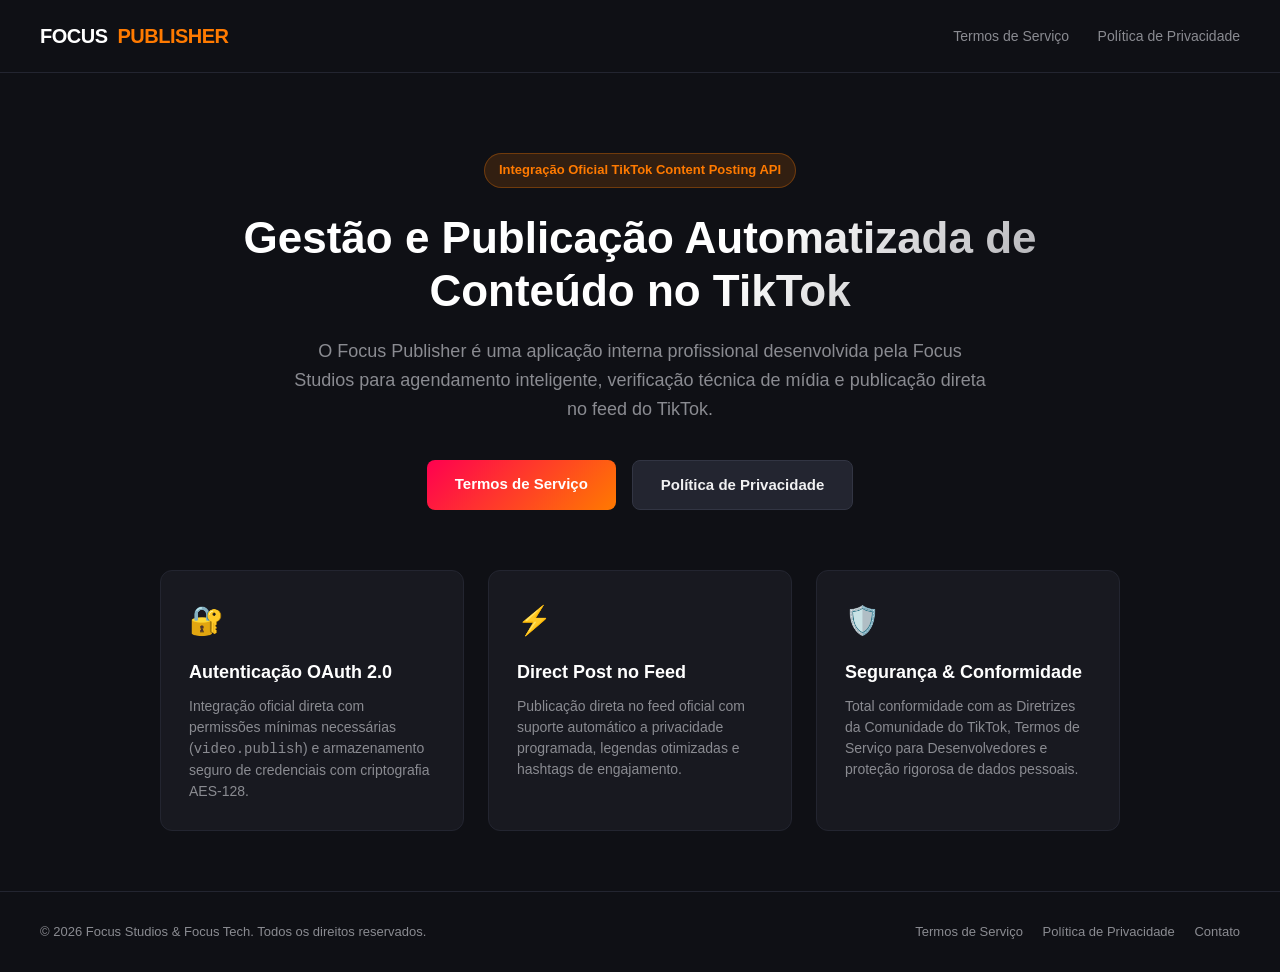
<file: docs/index.html>
<!DOCTYPE html>
<html lang="pt-BR">
<head>
    <meta charset="UTF-8">
    <meta name="viewport" content="width=device-width, initial-scale=1.0">
    <title>Focus Publisher | Gestão e Publicação Oficial no TikTok</title>
    <meta name="tiktok-developers-site-verification" content="7XffmMhvXmSdrHhRKUaodCohyXHzy71G">
    <meta name="tiktok-developers-site-verification" content="tiktok-developers-site-verification=7XffmMhvXmSdrHhRKUaodCohyXHzy71G">
    <meta name="tiktok-developers-site-verification" content="AXEsRlxIU5mnBkntqVkAtYYFIvtbMU3h">
    <meta name="tiktok-developers-site-verification" content="tiktok-developers-site-verification=AXEsRlxIU5mnBkntqVkAtYYFIvtbMU3h">
    <link rel="icon" type="image/png" href="/static/img/favicon.png">
    <style>
        :root {
            --primary: #ff0050;
            --secondary: #00f2fe;
            --dark: #0f1015;
            --card-bg: #181920;
            --text-main: #f1f1f2;
            --text-muted: #8a8b91;
            --accent-orange: #ff7a00;
        }
        * { box-sizing: border-box; margin: 0; padding: 0; }
        body {
            font-family: -apple-system, BlinkMacSystemFont, "Segoe UI", Roboto, Helvetica, Arial, sans-serif;
            background-color: var(--dark);
            color: var(--text-main);
            line-height: 1.6;
            padding: 0;
            margin: 0;
            min-height: 100vh;
            display: flex;
            flex-direction: column;
        }
        header {
            border-bottom: 1px solid #232530;
            padding: 20px 40px;
            display: flex;
            justify-content: space-between;
            align-items: center;
        }
        .logo {
            font-size: 20px;
            font-weight: 700;
            letter-spacing: -0.5px;
            color: #fff;
            display: flex;
            align-items: center;
            gap: 10px;
        }
        .logo span {
            color: var(--accent-orange);
        }
        nav a {
            color: var(--text-muted);
            text-decoration: none;
            margin-left: 24px;
            font-size: 14px;
            transition: color 0.2s;
        }
        nav a:hover {
            color: #fff;
        }
        .hero {
            max-width: 900px;
            margin: 80px auto 40px auto;
            text-align: center;
            padding: 0 20px;
        }
        .badge {
            display: inline-block;
            background: rgba(255, 122, 0, 0.15);
            color: var(--accent-orange);
            font-size: 13px;
            font-weight: 600;
            padding: 6px 14px;
            border-radius: 20px;
            margin-bottom: 24px;
            border: 1px solid rgba(255, 122, 0, 0.3);
        }
        h1 {
            font-size: 44px;
            font-weight: 800;
            line-height: 1.2;
            margin-bottom: 20px;
            background: linear-gradient(135deg, #ffffff 60%, #a0a0a5);
            -webkit-background-clip: text;
            -webkit-text-fill-color: transparent;
        }
        p.subtitle {
            font-size: 18px;
            color: var(--text-muted);
            max-width: 700px;
            margin: 0 auto 36px auto;
        }
        .cta-buttons {
            display: flex;
            justify-content: center;
            gap: 16px;
            flex-wrap: wrap;
        }
        .btn {
            display: inline-block;
            padding: 12px 28px;
            border-radius: 8px;
            font-size: 15px;
            font-weight: 600;
            text-decoration: none;
            transition: transform 0.15s, opacity 0.15s;
        }
        .btn:hover {
            transform: translateY(-2px);
            opacity: 0.95;
        }
        .btn-primary {
            background: linear-gradient(135deg, #ff0050, #ff7a00);
            color: #fff;
        }
        .btn-secondary {
            background: #232530;
            color: var(--text-main);
            border: 1px solid #323543;
        }
        .features {
            max-width: 1000px;
            margin: 60px auto;
            display: grid;
            grid-template-columns: repeat(auto-fit, minmax(280px, 1fr));
            gap: 24px;
            padding: 0 20px;
        }
        .card {
            background: var(--card-bg);
            border: 1px solid #232530;
            border-radius: 12px;
            padding: 28px;
            text-align: left;
        }
        .card-icon {
            font-size: 28px;
            margin-bottom: 14px;
        }
        .card h3 {
            font-size: 18px;
            margin-bottom: 10px;
            color: #fff;
        }
        .card p {
            font-size: 14px;
            color: var(--text-muted);
            line-height: 1.5;
        }
        footer {
            margin-top: auto;
            border-top: 1px solid #232530;
            padding: 30px 40px;
            display: flex;
            justify-content: space-between;
            align-items: center;
            font-size: 13px;
            color: var(--text-muted);
            flex-wrap: wrap;
            gap: 16px;
        }
        footer a {
            color: var(--text-muted);
            text-decoration: none;
            margin-left: 16px;
        }
        footer a:hover {
            color: #fff;
        }
    </style>
</head>
<body>
    <header>
        <div class="logo">FOCUS <span>PUBLISHER</span></div>
        <nav>
            <a href="/terms">Termos de Serviço</a>
            <a href="/privacy">Política de Privacidade</a>
        </nav>
    </header>

    <main>
        <section class="hero">
            <div class="badge">Integração Oficial TikTok Content Posting API</div>
            <h1>Gestão e Publicação Automatizada de Conteúdo no TikTok</h1>
            <p class="subtitle">
                O Focus Publisher é uma aplicação interna profissional desenvolvida pela Focus Studios para agendamento inteligente, verificação técnica de mídia e publicação direta no feed do TikTok.
            </p>
            <div class="cta-buttons">
                <a href="/terms" class="btn btn-primary">Termos de Serviço</a>
                <a href="/privacy" class="btn btn-secondary">Política de Privacidade</a>
            </div>
        </section>

        <section class="features">
            <div class="card">
                <div class="card-icon">🔐</div>
                <h3>Autenticação OAuth 2.0</h3>
                <p>Integração oficial direta com permissões mínimas necessárias (<code>video.publish</code>) e armazenamento seguro de credenciais com criptografia AES-128.</p>
            </div>
            <div class="card">
                <div class="card-icon">⚡</div>
                <h3>Direct Post no Feed</h3>
                <p>Publicação direta no feed oficial com suporte automático a privacidade programada, legendas otimizadas e hashtags de engajamento.</p>
            </div>
            <div class="card">
                <div class="card-icon">🛡️</div>
                <h3>Segurança & Conformidade</h3>
                <p>Total conformidade com as Diretrizes da Comunidade do TikTok, Termos de Serviço para Desenvolvedores e proteção rigorosa de dados pessoais.</p>
            </div>
        </section>
    </main>

    <footer>
        <div>&copy; 2026 Focus Studios & Focus Tech. Todos os direitos reservados.</div>
        <div>
            <a href="/terms">Termos de Serviço</a>
            <a href="/privacy">Política de Privacidade</a>
            <a href="mailto:contatofocustecnologia@gmail.com">Contato</a>
        </div>
    </footer>
</body>
</html>
</file>
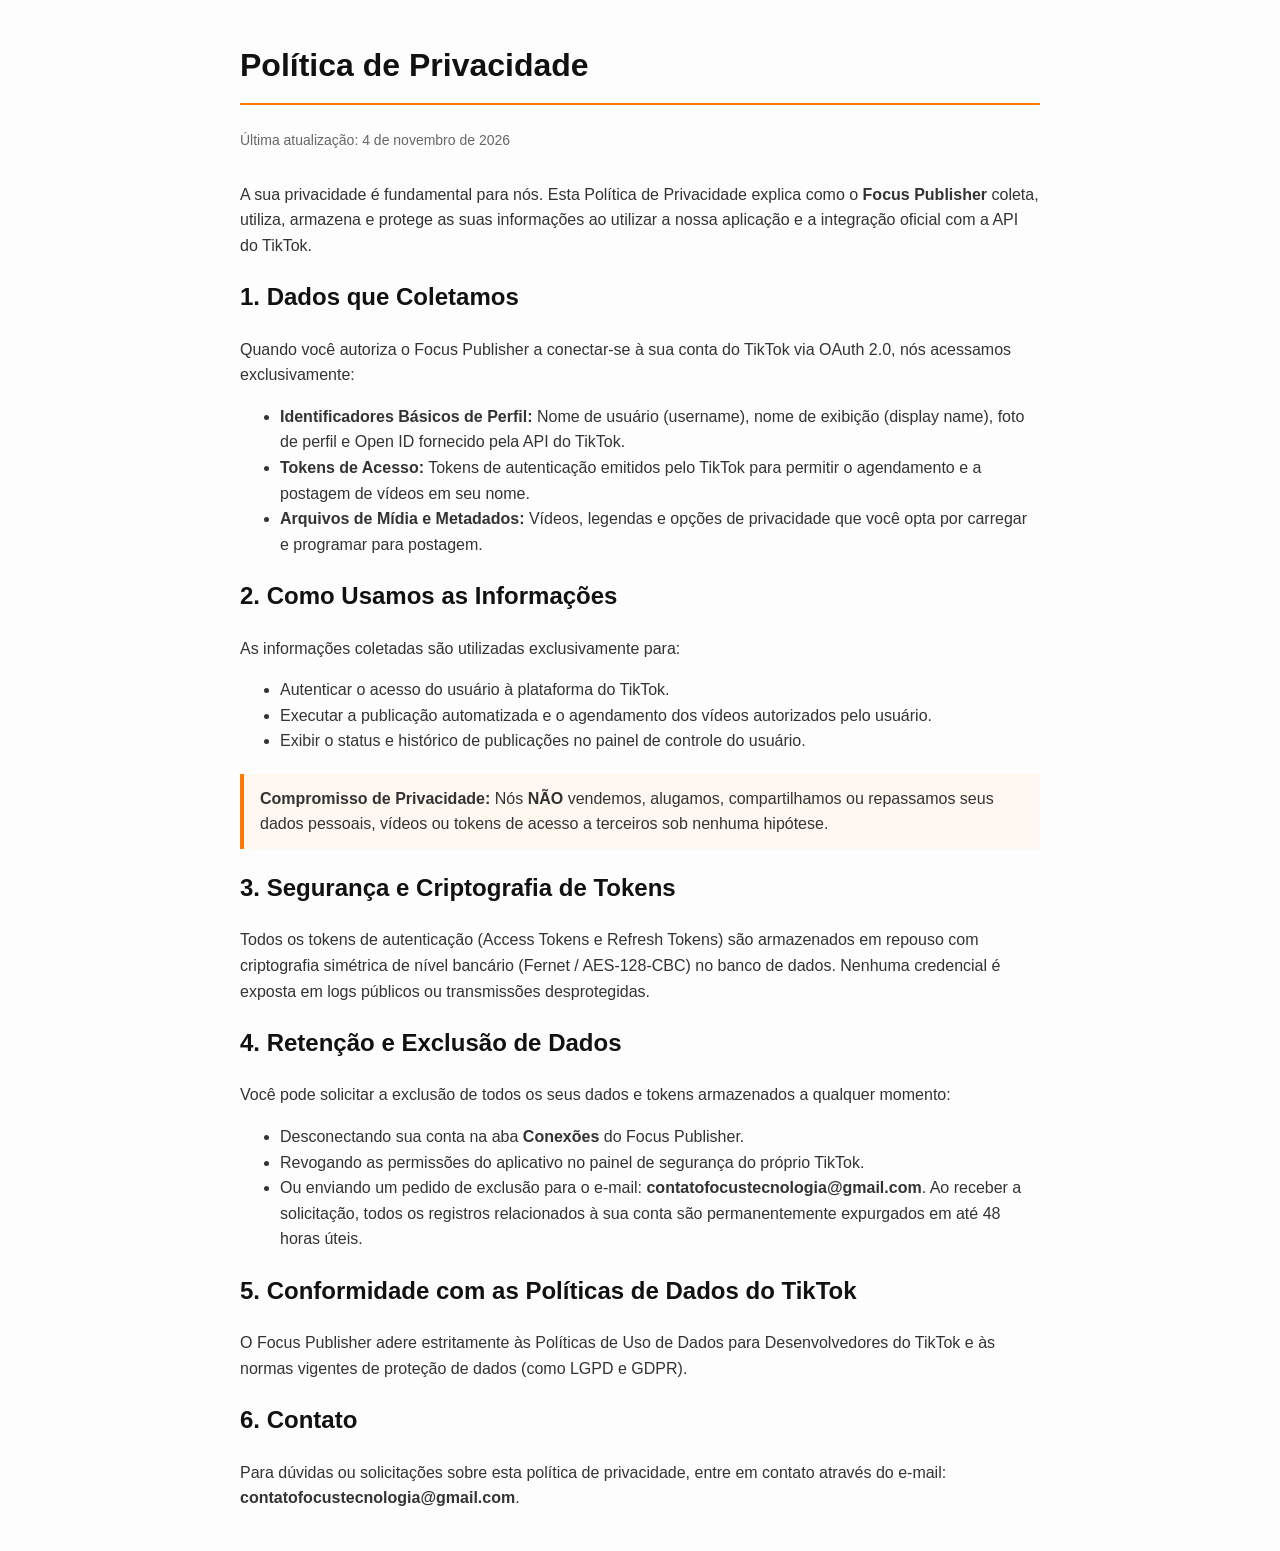
<file: docs/privacy.html>
<!DOCTYPE html>
<html lang="pt-BR">
<head>
    <meta charset="UTF-8">
    <meta name="viewport" content="width=device-width, initial-scale=1.0">
    <title>Política de Privacidade | Focus Publisher</title>
    <meta name="tiktok-developers-site-verification" content="AXEsRlxIU5mnBkntqVkAtYYFIvtbMU3h">
    <meta name="tiktok-developers-site-verification" content="tiktok-developers-site-verification=AXEsRlxIU5mnBkntqVkAtYYFIvtbMU3h">
    <link rel="icon" type="image/png" href="/static/img/favicon.png">
    <style>
        body {
            font-family: -apple-system, BlinkMacSystemFont, "Segoe UI", Roboto, Helvetica, Arial, sans-serif;
            line-height: 1.6;
            color: #333;
            max-width: 800px;
            margin: 40px auto;
            padding: 0 20px;
            background-color: #fdfdfd;
        }
        h1, h2, h3 { color: #111; }
        h1 { border-bottom: 2px solid #ff7a00; padding-bottom: 12px; margin-bottom: 24px; }
        .last-updated { color: #666; font-size: 14px; margin-bottom: 30px; }
        .highlight { background: #fff8f0; border-left: 4px solid #ff7a00; padding: 12px 16px; margin: 20px 0; }
        a { color: #ff7a00; text-decoration: none; }
        a:hover { text-decoration: underline; }
    </style>
</head>
<body>
    <h1>Política de Privacidade</h1>
    <div class="last-updated">Última atualização: 4 de novembro de 2026</div>

    <p>A sua privacidade é fundamental para nós. Esta Política de Privacidade explica como o <strong>Focus Publisher</strong> coleta, utiliza, armazena e protege as suas informações ao utilizar a nossa aplicação e a integração oficial com a API do TikTok.</p>

    <h2>1. Dados que Coletamos</h2>
    <p>Quando você autoriza o Focus Publisher a conectar-se à sua conta do TikTok via OAuth 2.0, nós acessamos exclusivamente:</p>
    <ul>
        <li><strong>Identificadores Básicos de Perfil:</strong> Nome de usuário (username), nome de exibição (display name), foto de perfil e Open ID fornecido pela API do TikTok.</li>
        <li><strong>Tokens de Acesso:</strong> Tokens de autenticação emitidos pelo TikTok para permitir o agendamento e a postagem de vídeos em seu nome.</li>
        <li><strong>Arquivos de Mídia e Metadados:</strong> Vídeos, legendas e opções de privacidade que você opta por carregar e programar para postagem.</li>
    </ul>

    <h2>2. Como Usamos as Informações</h2>
    <p>As informações coletadas são utilizadas exclusivamente para:</p>
    <ul>
        <li>Autenticar o acesso do usuário à plataforma do TikTok.</li>
        <li>Executar a publicação automatizada e o agendamento dos vídeos autorizados pelo usuário.</li>
        <li>Exibir o status e histórico de publicações no painel de controle do usuário.</li>
    </ul>
    <div class="highlight">
        <strong>Compromisso de Privacidade:</strong> Nós <strong>NÃO</strong> vendemos, alugamos, compartilhamos ou repassamos seus dados pessoais, vídeos ou tokens de acesso a terceiros sob nenhuma hipótese.
    </div>

    <h2>3. Segurança e Criptografia de Tokens</h2>
    <p>Todos os tokens de autenticação (Access Tokens e Refresh Tokens) são armazenados em repouso com criptografia simétrica de nível bancário (Fernet / AES-128-CBC) no banco de dados. Nenhuma credencial é exposta em logs públicos ou transmissões desprotegidas.</p>

    <h2>4. Retenção e Exclusão de Dados</h2>
    <p>Você pode solicitar a exclusão de todos os seus dados e tokens armazenados a qualquer momento:</p>
    <ul>
        <li>Desconectando sua conta na aba <strong>Conexões</strong> do Focus Publisher.</li>
        <li>Revogando as permissões do aplicativo no painel de segurança do próprio TikTok.</li>
        <li>Ou enviando um pedido de exclusão para o e-mail: <strong>contatofocustecnologia@gmail.com</strong>. Ao receber a solicitação, todos os registros relacionados à sua conta são permanentemente expurgados em até 48 horas úteis.</li>
    </ul>

    <h2>5. Conformidade com as Políticas de Dados do TikTok</h2>
    <p>O Focus Publisher adere estritamente às Políticas de Uso de Dados para Desenvolvedores do TikTok e às normas vigentes de proteção de dados (como LGPD e GDPR).</p>

    <h2>6. Contato</h2>
    <p>Para dúvidas ou solicitações sobre esta política de privacidade, entre em contato através do e-mail: <strong>contatofocustecnologia@gmail.com</strong>.</p>
</body>
</html>
</file>
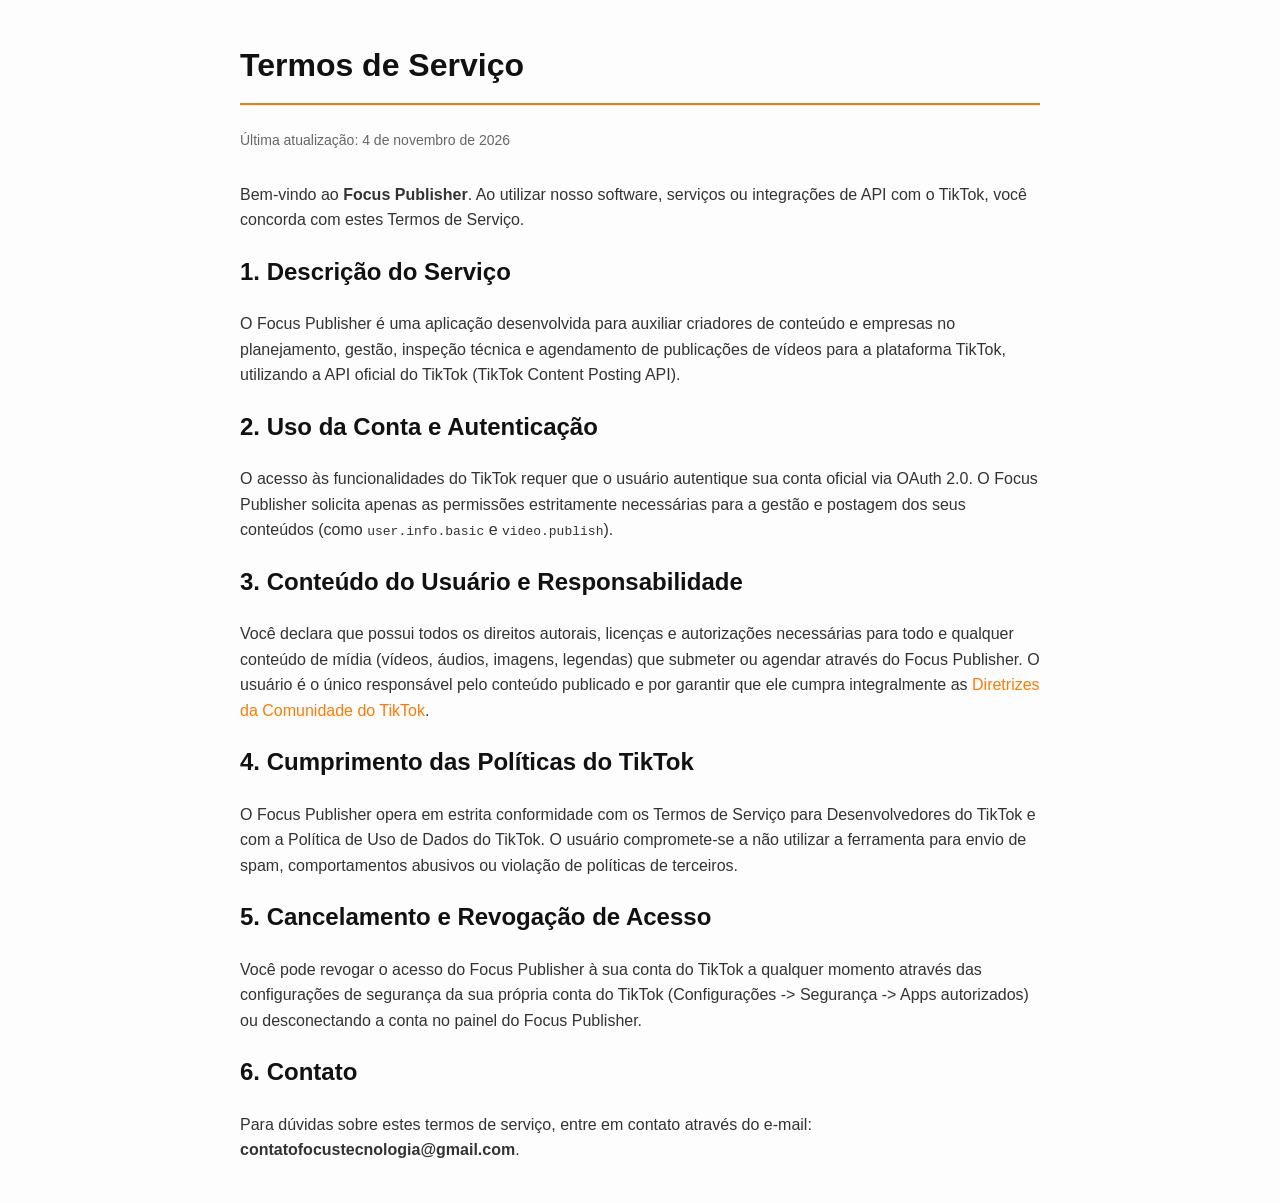
<file: docs/terms.html>
<!DOCTYPE html>
<html lang="pt-BR">
<head>
    <meta charset="UTF-8">
    <meta name="viewport" content="width=device-width, initial-scale=1.0">
    <title>Termos de Serviço | Focus Publisher</title>
    <meta name="tiktok-developers-site-verification" content="AXEsRlxIU5mnBkntqVkAtYYFIvtbMU3h">
    <meta name="tiktok-developers-site-verification" content="tiktok-developers-site-verification=AXEsRlxIU5mnBkntqVkAtYYFIvtbMU3h">
    <link rel="icon" type="image/png" href="/static/img/favicon.png">
    <style>
        body {
            font-family: -apple-system, BlinkMacSystemFont, "Segoe UI", Roboto, Helvetica, Arial, sans-serif;
            line-height: 1.6;
            color: #333;
            max-width: 800px;
            margin: 40px auto;
            padding: 0 20px;
            background-color: #fdfdfd;
        }
        h1, h2, h3 { color: #111; }
        h1 { border-bottom: 2px solid #ff7a00; padding-bottom: 12px; margin-bottom: 24px; }
        .last-updated { color: #666; font-size: 14px; margin-bottom: 30px; }
        .highlight { background: #fff8f0; border-left: 4px solid #ff7a00; padding: 12px 16px; margin: 20px 0; }
        a { color: #ff7a00; text-decoration: none; }
        a:hover { text-decoration: underline; }
    </style>
</head>
<body>
    <h1>Termos de Serviço</h1>
    <div class="last-updated">Última atualização: 4 de novembro de 2026</div>

    <p>Bem-vindo ao <strong>Focus Publisher</strong>. Ao utilizar nosso software, serviços ou integrações de API com o TikTok, você concorda com estes Termos de Serviço.</p>

    <h2>1. Descrição do Serviço</h2>
    <p>O Focus Publisher é uma aplicação desenvolvida para auxiliar criadores de conteúdo e empresas no planejamento, gestão, inspeção técnica e agendamento de publicações de vídeos para a plataforma TikTok, utilizando a API oficial do TikTok (TikTok Content Posting API).</p>

    <h2>2. Uso da Conta e Autenticação</h2>
    <p>O acesso às funcionalidades do TikTok requer que o usuário autentique sua conta oficial via OAuth 2.0. O Focus Publisher solicita apenas as permissões estritamente necessárias para a gestão e postagem dos seus conteúdos (como <code>user.info.basic</code> e <code>video.publish</code>).</p>

    <h2>3. Conteúdo do Usuário e Responsabilidade</h2>
    <p>Você declara que possui todos os direitos autorais, licenças e autorizações necessárias para todo e qualquer conteúdo de mídia (vídeos, áudios, imagens, legendas) que submeter ou agendar através do Focus Publisher. O usuário é o único responsável pelo conteúdo publicado e por garantir que ele cumpra integralmente as <a href="https://www.tiktok.com/community-guidelines" target="_blank" rel="noopener">Diretrizes da Comunidade do TikTok</a>.</p>

    <h2>4. Cumprimento das Políticas do TikTok</h2>
    <p>O Focus Publisher opera em estrita conformidade com os Termos de Serviço para Desenvolvedores do TikTok e com a Política de Uso de Dados do TikTok. O usuário compromete-se a não utilizar a ferramenta para envio de spam, comportamentos abusivos ou violação de políticas de terceiros.</p>

    <h2>5. Cancelamento e Revogação de Acesso</h2>
    <p>Você pode revogar o acesso do Focus Publisher à sua conta do TikTok a qualquer momento através das configurações de segurança da sua própria conta do TikTok (Configurações -> Segurança -> Apps autorizados) ou desconectando a conta no painel do Focus Publisher.</p>

    <h2>6. Contato</h2>
    <p>Para dúvidas sobre estes termos de serviço, entre em contato através do e-mail: <strong>contatofocustecnologia@gmail.com</strong>.</p>
</body>
</html>
</file>
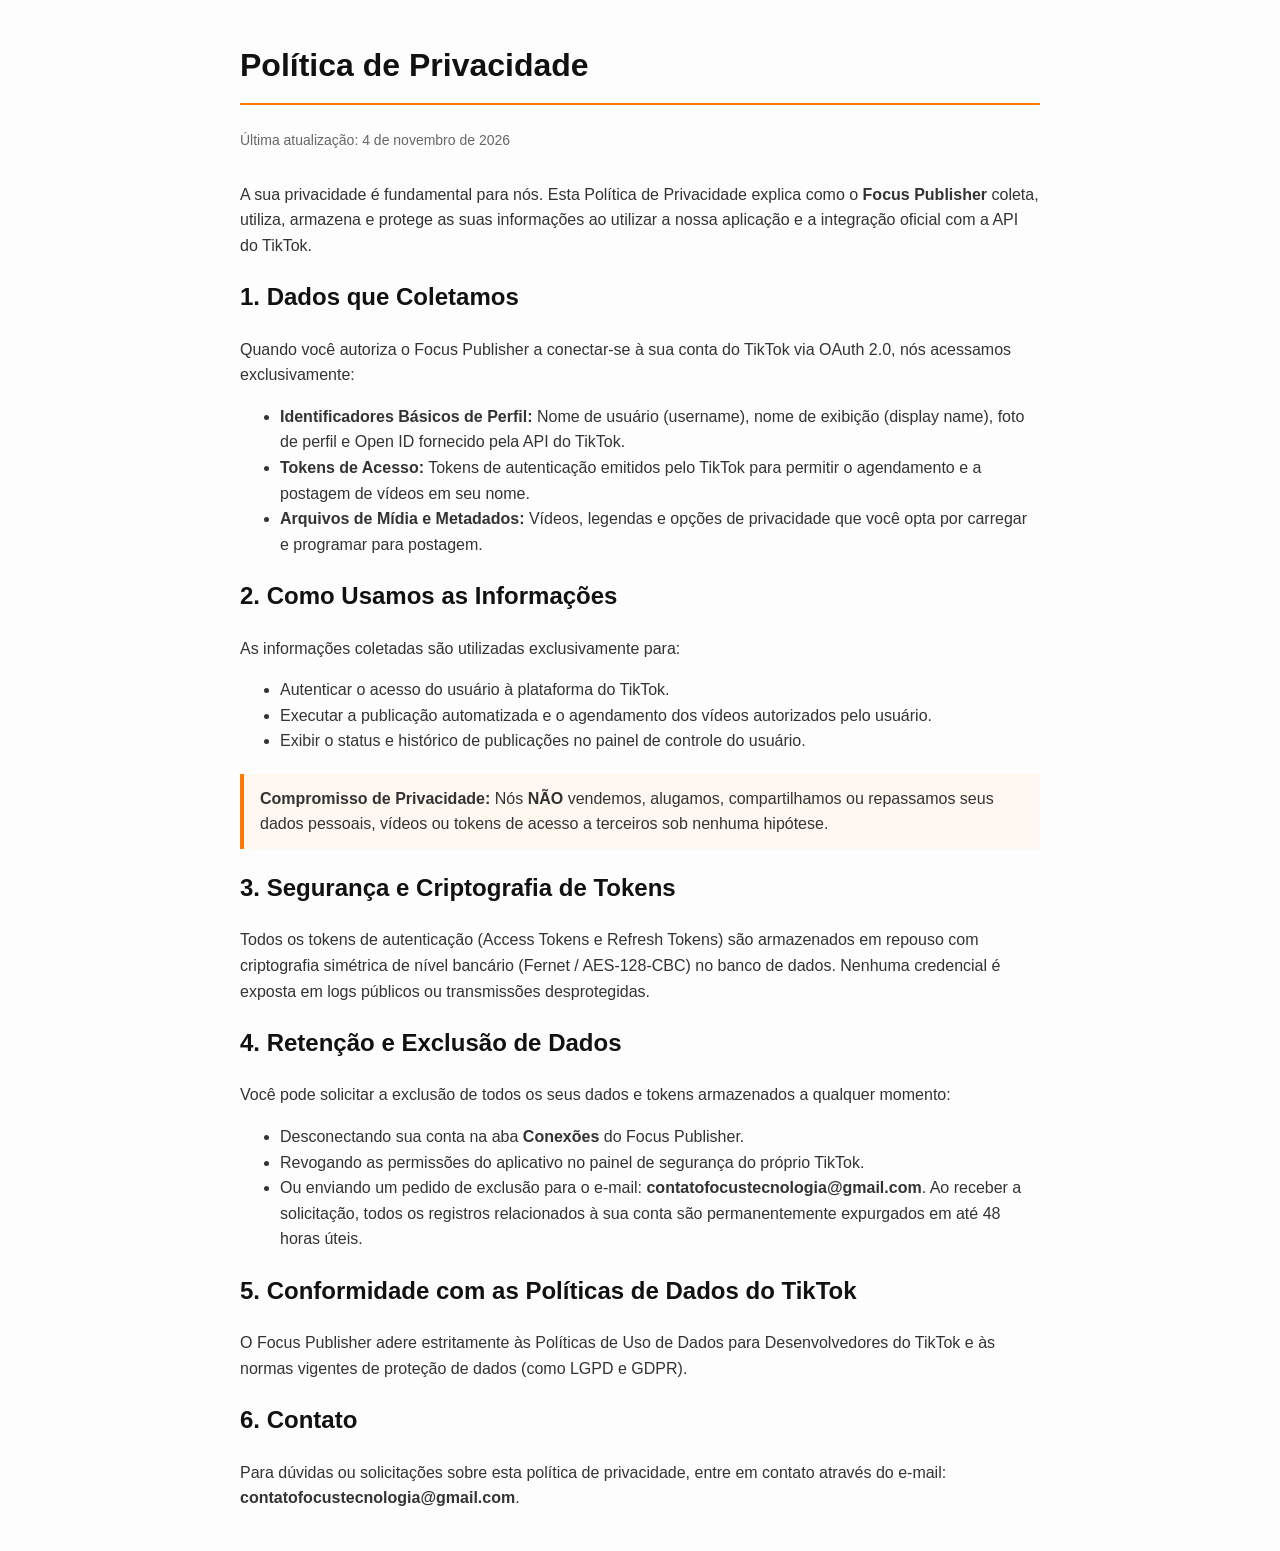
<file: public/privacy.html>
<!DOCTYPE html>
<html lang="pt-BR">
<head>
    <meta charset="UTF-8">
    <meta name="viewport" content="width=device-width, initial-scale=1.0">
    <title>Política de Privacidade | Focus Publisher</title>
    <meta name="tiktok-developers-site-verification" content="7XffmMhvXmSdrHhRKUaodCohyXHzy71G">
    <meta name="tiktok-developers-site-verification" content="tiktok-developers-site-verification=7XffmMhvXmSdrHhRKUaodCohyXHzy71G">
    <meta name="tiktok-developers-site-verification" content="AXEsRlxIU5mnBkntqVkAtYYFIvtbMU3h">
    <meta name="tiktok-developers-site-verification" content="tiktok-developers-site-verification=AXEsRlxIU5mnBkntqVkAtYYFIvtbMU3h">
    <link rel="icon" type="image/png" href="/static/img/favicon.png">
    <style>
        body {
            font-family: -apple-system, BlinkMacSystemFont, "Segoe UI", Roboto, Helvetica, Arial, sans-serif;
            line-height: 1.6;
            color: #333;
            max-width: 800px;
            margin: 40px auto;
            padding: 0 20px;
            background-color: #fdfdfd;
        }
        h1, h2, h3 { color: #111; }
        h1 { border-bottom: 2px solid #ff7a00; padding-bottom: 12px; margin-bottom: 24px; }
        .last-updated { color: #666; font-size: 14px; margin-bottom: 30px; }
        .highlight { background: #fff8f0; border-left: 4px solid #ff7a00; padding: 12px 16px; margin: 20px 0; }
        a { color: #ff7a00; text-decoration: none; }
        a:hover { text-decoration: underline; }
    </style>
</head>
<body>
    <h1>Política de Privacidade</h1>
    <div class="last-updated">Última atualização: 4 de novembro de 2026</div>

    <p>A sua privacidade é fundamental para nós. Esta Política de Privacidade explica como o <strong>Focus Publisher</strong> coleta, utiliza, armazena e protege as suas informações ao utilizar a nossa aplicação e a integração oficial com a API do TikTok.</p>

    <h2>1. Dados que Coletamos</h2>
    <p>Quando você autoriza o Focus Publisher a conectar-se à sua conta do TikTok via OAuth 2.0, nós acessamos exclusivamente:</p>
    <ul>
        <li><strong>Identificadores Básicos de Perfil:</strong> Nome de usuário (username), nome de exibição (display name), foto de perfil e Open ID fornecido pela API do TikTok.</li>
        <li><strong>Tokens de Acesso:</strong> Tokens de autenticação emitidos pelo TikTok para permitir o agendamento e a postagem de vídeos em seu nome.</li>
        <li><strong>Arquivos de Mídia e Metadados:</strong> Vídeos, legendas e opções de privacidade que você opta por carregar e programar para postagem.</li>
    </ul>

    <h2>2. Como Usamos as Informações</h2>
    <p>As informações coletadas são utilizadas exclusivamente para:</p>
    <ul>
        <li>Autenticar o acesso do usuário à plataforma do TikTok.</li>
        <li>Executar a publicação automatizada e o agendamento dos vídeos autorizados pelo usuário.</li>
        <li>Exibir o status e histórico de publicações no painel de controle do usuário.</li>
    </ul>
    <div class="highlight">
        <strong>Compromisso de Privacidade:</strong> Nós <strong>NÃO</strong> vendemos, alugamos, compartilhamos ou repassamos seus dados pessoais, vídeos ou tokens de acesso a terceiros sob nenhuma hipótese.
    </div>

    <h2>3. Segurança e Criptografia de Tokens</h2>
    <p>Todos os tokens de autenticação (Access Tokens e Refresh Tokens) são armazenados em repouso com criptografia simétrica de nível bancário (Fernet / AES-128-CBC) no banco de dados. Nenhuma credencial é exposta em logs públicos ou transmissões desprotegidas.</p>

    <h2>4. Retenção e Exclusão de Dados</h2>
    <p>Você pode solicitar a exclusão de todos os seus dados e tokens armazenados a qualquer momento:</p>
    <ul>
        <li>Desconectando sua conta na aba <strong>Conexões</strong> do Focus Publisher.</li>
        <li>Revogando as permissões do aplicativo no painel de segurança do próprio TikTok.</li>
        <li>Ou enviando um pedido de exclusão para o e-mail: <strong>contatofocustecnologia@gmail.com</strong>. Ao receber a solicitação, todos os registros relacionados à sua conta são permanentemente expurgados em até 48 horas úteis.</li>
    </ul>

    <h2>5. Conformidade com as Políticas de Dados do TikTok</h2>
    <p>O Focus Publisher adere estritamente às Políticas de Uso de Dados para Desenvolvedores do TikTok e às normas vigentes de proteção de dados (como LGPD e GDPR).</p>

    <h2>6. Contato</h2>
    <p>Para dúvidas ou solicitações sobre esta política de privacidade, entre em contato através do e-mail: <strong>contatofocustecnologia@gmail.com</strong>.</p>
</body>
</html>
</file>
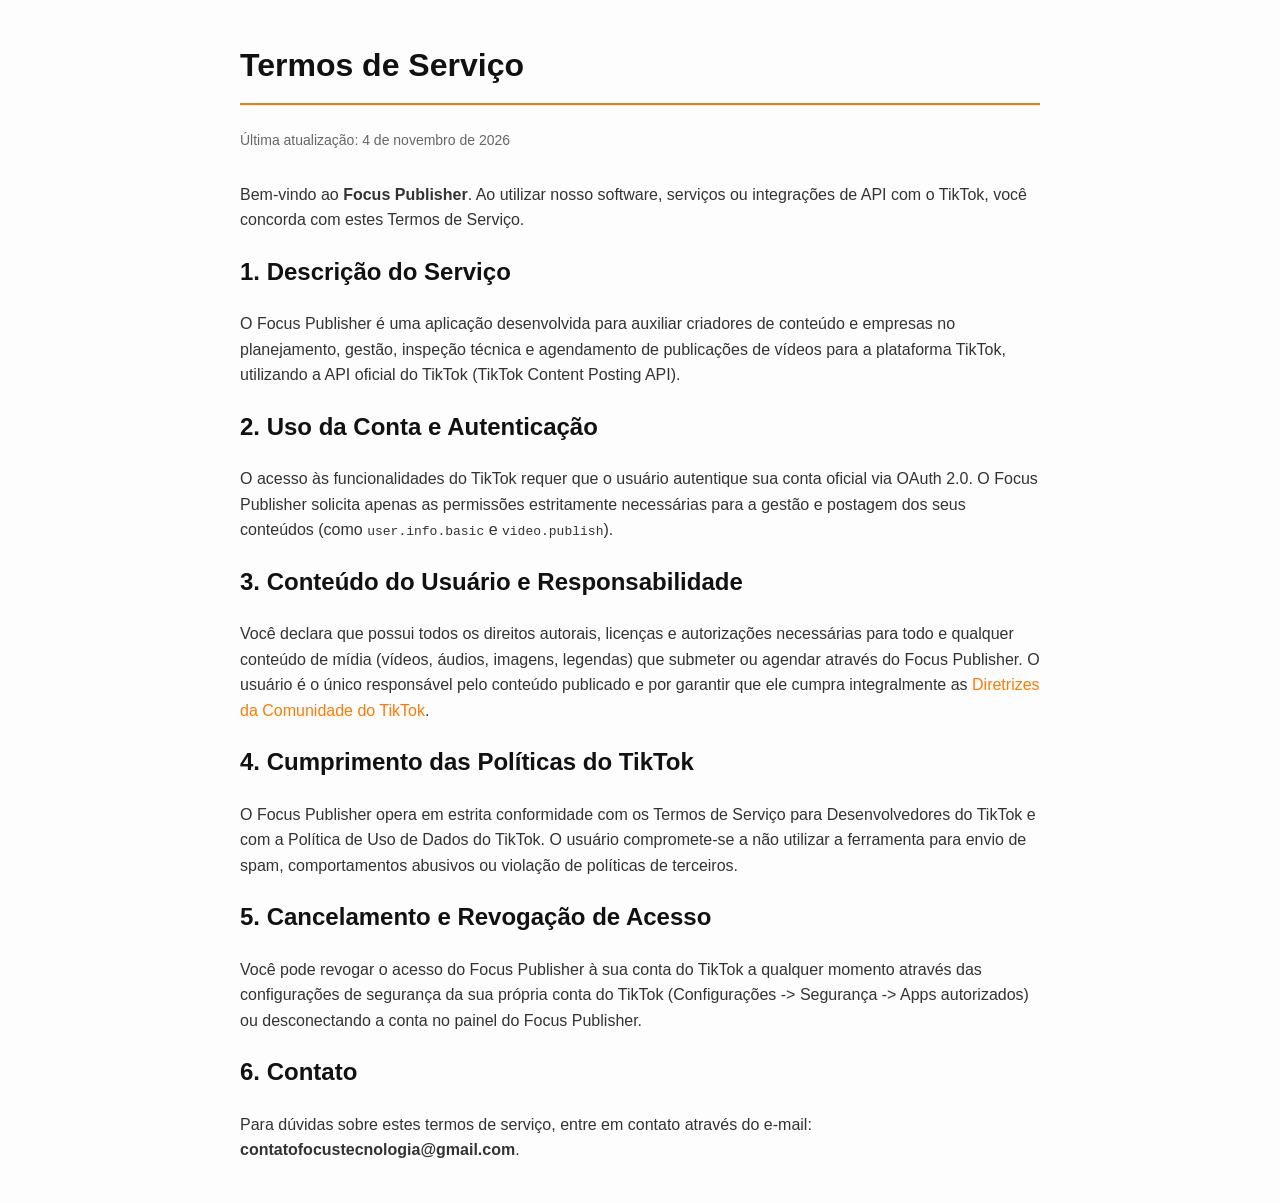
<file: public/terms.html>
<!DOCTYPE html>
<html lang="pt-BR">
<head>
    <meta charset="UTF-8">
    <meta name="viewport" content="width=device-width, initial-scale=1.0">
    <title>Termos de Serviço | Focus Publisher</title>
    <meta name="tiktok-developers-site-verification" content="7XffmMhvXmSdrHhRKUaodCohyXHzy71G">
    <meta name="tiktok-developers-site-verification" content="tiktok-developers-site-verification=7XffmMhvXmSdrHhRKUaodCohyXHzy71G">
    <meta name="tiktok-developers-site-verification" content="AXEsRlxIU5mnBkntqVkAtYYFIvtbMU3h">
    <meta name="tiktok-developers-site-verification" content="tiktok-developers-site-verification=AXEsRlxIU5mnBkntqVkAtYYFIvtbMU3h">
    <link rel="icon" type="image/png" href="/static/img/favicon.png">
    <style>
        body {
            font-family: -apple-system, BlinkMacSystemFont, "Segoe UI", Roboto, Helvetica, Arial, sans-serif;
            line-height: 1.6;
            color: #333;
            max-width: 800px;
            margin: 40px auto;
            padding: 0 20px;
            background-color: #fdfdfd;
        }
        h1, h2, h3 { color: #111; }
        h1 { border-bottom: 2px solid #ff7a00; padding-bottom: 12px; margin-bottom: 24px; }
        .last-updated { color: #666; font-size: 14px; margin-bottom: 30px; }
        .highlight { background: #fff8f0; border-left: 4px solid #ff7a00; padding: 12px 16px; margin: 20px 0; }
        a { color: #ff7a00; text-decoration: none; }
        a:hover { text-decoration: underline; }
    </style>
</head>
<body>
    <h1>Termos de Serviço</h1>
    <div class="last-updated">Última atualização: 4 de novembro de 2026</div>

    <p>Bem-vindo ao <strong>Focus Publisher</strong>. Ao utilizar nosso software, serviços ou integrações de API com o TikTok, você concorda com estes Termos de Serviço.</p>

    <h2>1. Descrição do Serviço</h2>
    <p>O Focus Publisher é uma aplicação desenvolvida para auxiliar criadores de conteúdo e empresas no planejamento, gestão, inspeção técnica e agendamento de publicações de vídeos para a plataforma TikTok, utilizando a API oficial do TikTok (TikTok Content Posting API).</p>

    <h2>2. Uso da Conta e Autenticação</h2>
    <p>O acesso às funcionalidades do TikTok requer que o usuário autentique sua conta oficial via OAuth 2.0. O Focus Publisher solicita apenas as permissões estritamente necessárias para a gestão e postagem dos seus conteúdos (como <code>user.info.basic</code> e <code>video.publish</code>).</p>

    <h2>3. Conteúdo do Usuário e Responsabilidade</h2>
    <p>Você declara que possui todos os direitos autorais, licenças e autorizações necessárias para todo e qualquer conteúdo de mídia (vídeos, áudios, imagens, legendas) que submeter ou agendar através do Focus Publisher. O usuário é o único responsável pelo conteúdo publicado e por garantir que ele cumpra integralmente as <a href="https://www.tiktok.com/community-guidelines" target="_blank" rel="noopener">Diretrizes da Comunidade do TikTok</a>.</p>

    <h2>4. Cumprimento das Políticas do TikTok</h2>
    <p>O Focus Publisher opera em estrita conformidade com os Termos de Serviço para Desenvolvedores do TikTok e com a Política de Uso de Dados do TikTok. O usuário compromete-se a não utilizar a ferramenta para envio de spam, comportamentos abusivos ou violação de políticas de terceiros.</p>

    <h2>5. Cancelamento e Revogação de Acesso</h2>
    <p>Você pode revogar o acesso do Focus Publisher à sua conta do TikTok a qualquer momento através das configurações de segurança da sua própria conta do TikTok (Configurações -> Segurança -> Apps autorizados) ou desconectando a conta no painel do Focus Publisher.</p>

    <h2>6. Contato</h2>
    <p>Para dúvidas sobre estes termos de serviço, entre em contato através do e-mail: <strong>contatofocustecnologia@gmail.com</strong>.</p>
</body>
</html>
</file>
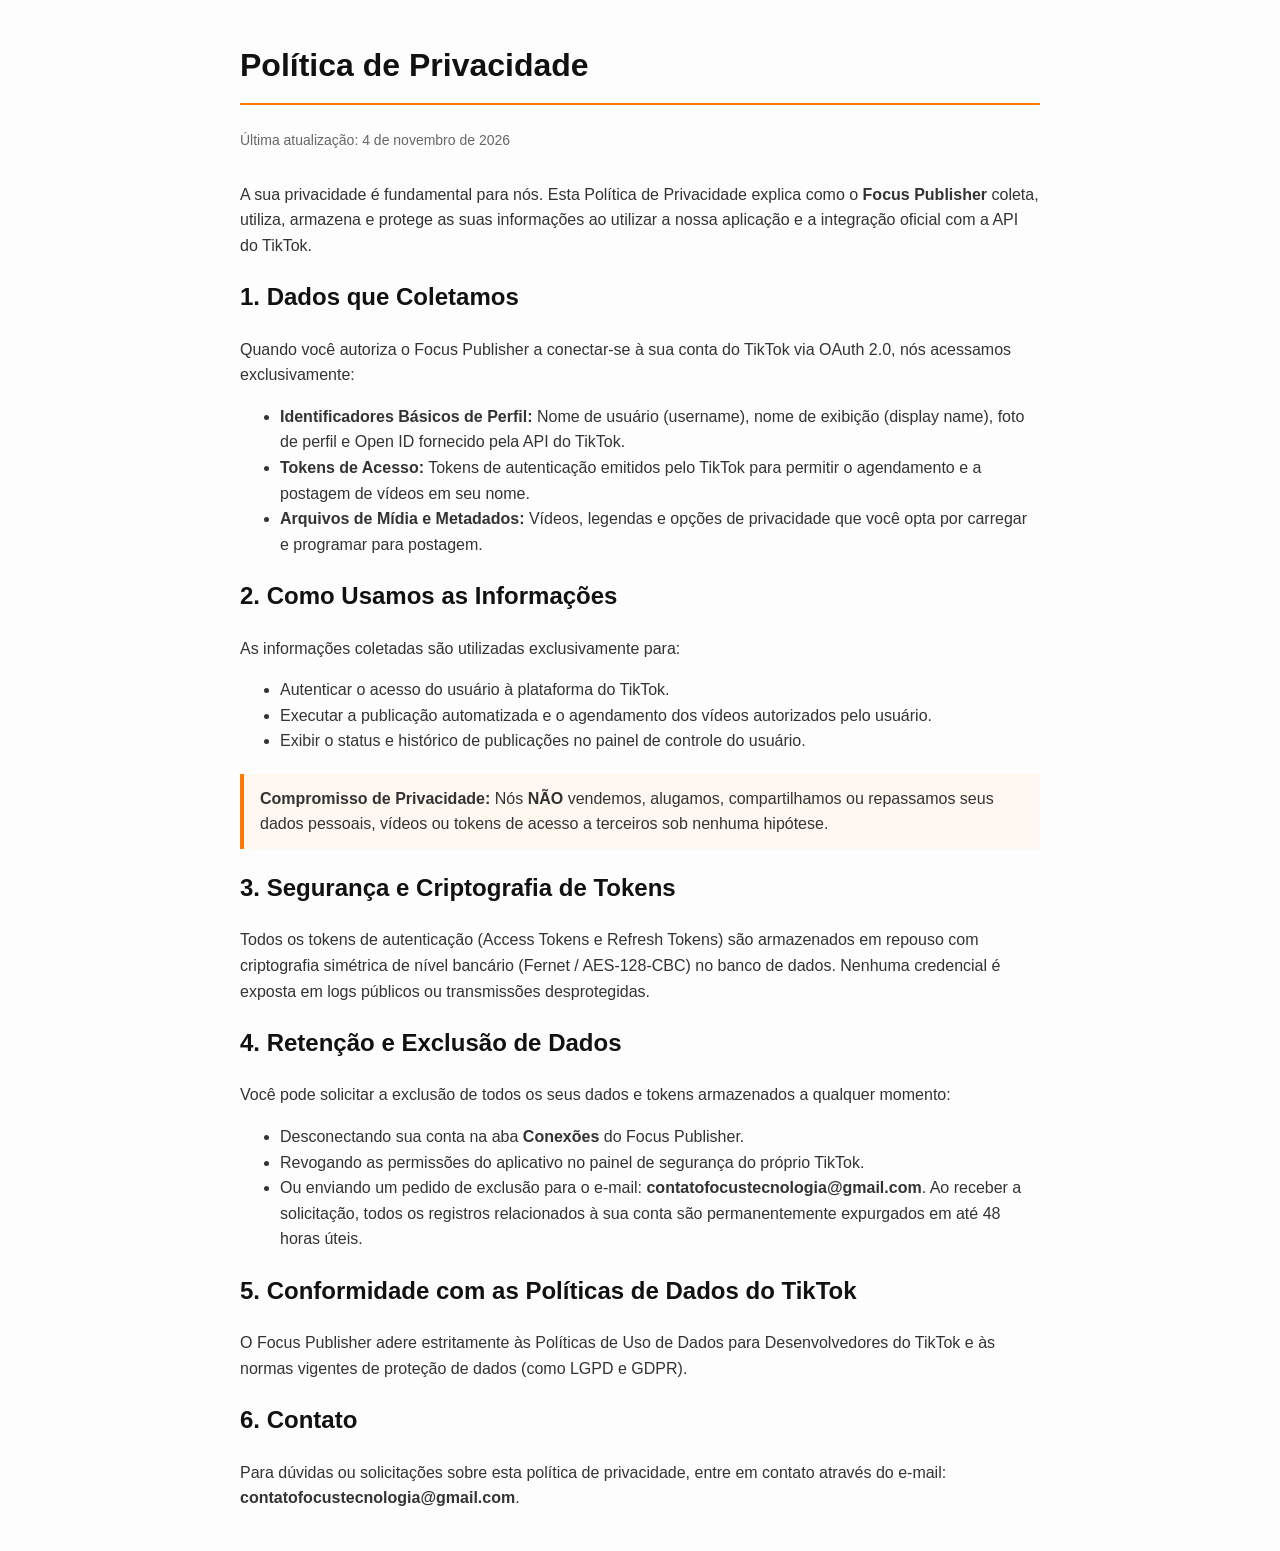
<file: app/web/templates/privacy.html>
<!DOCTYPE html>
<html lang="pt-BR">
<head>
    <meta charset="UTF-8">
    <meta name="viewport" content="width=device-width, initial-scale=1.0">
    <title>Política de Privacidade | Focus Publisher</title>
    <link rel="icon" type="image/png" href="/static/img/favicon.png">
    <style>
        body {
            font-family: -apple-system, BlinkMacSystemFont, "Segoe UI", Roboto, Helvetica, Arial, sans-serif;
            line-height: 1.6;
            color: #333;
            max-width: 800px;
            margin: 40px auto;
            padding: 0 20px;
            background-color: #fdfdfd;
        }
        h1, h2, h3 { color: #111; }
        h1 { border-bottom: 2px solid #ff7a00; padding-bottom: 12px; margin-bottom: 24px; }
        .last-updated { color: #666; font-size: 14px; margin-bottom: 30px; }
        .highlight { background: #fff8f0; border-left: 4px solid #ff7a00; padding: 12px 16px; margin: 20px 0; }
        a { color: #ff7a00; text-decoration: none; }
        a:hover { text-decoration: underline; }
    </style>
</head>
<body>
    <h1>Política de Privacidade</h1>
    <div class="last-updated">Última atualização: 4 de novembro de 2026</div>

    <p>A sua privacidade é fundamental para nós. Esta Política de Privacidade explica como o <strong>Focus Publisher</strong> coleta, utiliza, armazena e protege as suas informações ao utilizar a nossa aplicação e a integração oficial com a API do TikTok.</p>

    <h2>1. Dados que Coletamos</h2>
    <p>Quando você autoriza o Focus Publisher a conectar-se à sua conta do TikTok via OAuth 2.0, nós acessamos exclusivamente:</p>
    <ul>
        <li><strong>Identificadores Básicos de Perfil:</strong> Nome de usuário (username), nome de exibição (display name), foto de perfil e Open ID fornecido pela API do TikTok.</li>
        <li><strong>Tokens de Acesso:</strong> Tokens de autenticação emitidos pelo TikTok para permitir o agendamento e a postagem de vídeos em seu nome.</li>
        <li><strong>Arquivos de Mídia e Metadados:</strong> Vídeos, legendas e opções de privacidade que você opta por carregar e programar para postagem.</li>
    </ul>

    <h2>2. Como Usamos as Informações</h2>
    <p>As informações coletadas são utilizadas exclusivamente para:</p>
    <ul>
        <li>Autenticar o acesso do usuário à plataforma do TikTok.</li>
        <li>Executar a publicação automatizada e o agendamento dos vídeos autorizados pelo usuário.</li>
        <li>Exibir o status e histórico de publicações no painel de controle do usuário.</li>
    </ul>
    <div class="highlight">
        <strong>Compromisso de Privacidade:</strong> Nós <strong>NÃO</strong> vendemos, alugamos, compartilhamos ou repassamos seus dados pessoais, vídeos ou tokens de acesso a terceiros sob nenhuma hipótese.
    </div>

    <h2>3. Segurança e Criptografia de Tokens</h2>
    <p>Todos os tokens de autenticação (Access Tokens e Refresh Tokens) são armazenados em repouso com criptografia simétrica de nível bancário (Fernet / AES-128-CBC) no banco de dados. Nenhuma credencial é exposta em logs públicos ou transmissões desprotegidas.</p>

    <h2>4. Retenção e Exclusão de Dados</h2>
    <p>Você pode solicitar a exclusão de todos os seus dados e tokens armazenados a qualquer momento:</p>
    <ul>
        <li>Desconectando sua conta na aba <strong>Conexões</strong> do Focus Publisher.</li>
        <li>Revogando as permissões do aplicativo no painel de segurança do próprio TikTok.</li>
        <li>Ou enviando um pedido de exclusão para o e-mail: <strong>contatofocustecnologia@gmail.com</strong>. Ao receber a solicitação, todos os registros relacionados à sua conta são permanentemente expurgados em até 48 horas úteis.</li>
    </ul>

    <h2>5. Conformidade com as Políticas de Dados do TikTok</h2>
    <p>O Focus Publisher adere estritamente às Políticas de Uso de Dados para Desenvolvedores do TikTok e às normas vigentes de proteção de dados (como LGPD e GDPR).</p>

    <h2>6. Contato</h2>
    <p>Para dúvidas ou solicitações sobre esta política de privacidade, entre em contato através do e-mail: <strong>contatofocustecnologia@gmail.com</strong>.</p>
</body>
</html>
</file>
